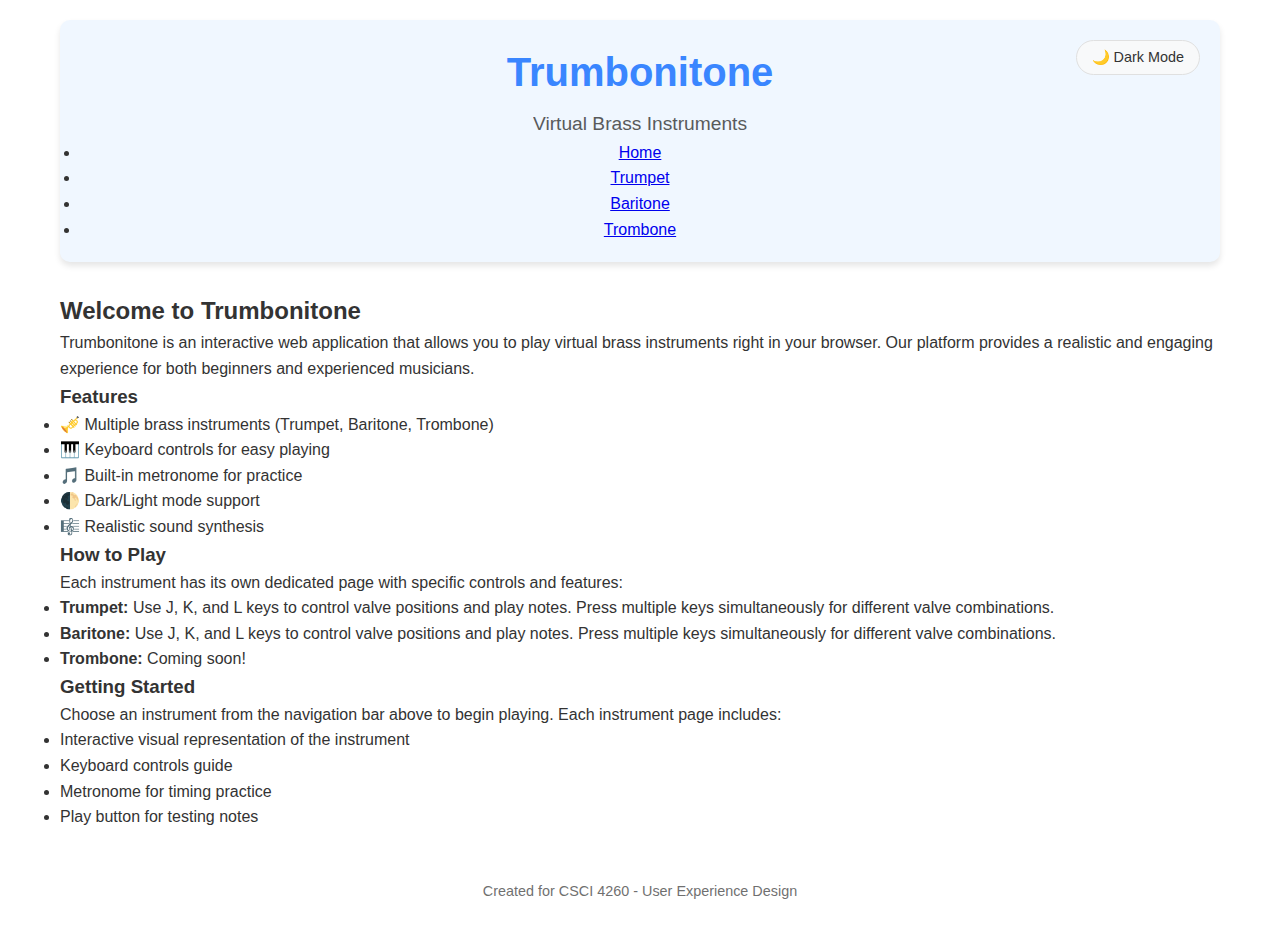
<file: index.html>
<!DOCTYPE html>
<html lang="en">
  <head>
    <meta charset="UTF-8" />
    <meta name="viewport" content="width=device-width, initial-scale=1.0" />
    <title>Trumbonitone - Home</title>
    <link rel="stylesheet" href="styles.css" />
    <link rel="icon" href="./assets/favicon.png">

    <!-- polyfill -->
    <script src="./inc/shim/Base64.js" type="text/javascript"></script>
    <script src="./inc/shim/Base64binary.js" type="text/javascript"></script>
    <script src="./inc/shim/WebAudioAPI.js" type="text/javascript"></script>
    <!-- midi.js package -->
    <script src="./js/midi/audioDetect.js" type="text/javascript"></script>
    <script src="./js/midi/gm.js" type="text/javascript"></script>
    <script src="./js/midi/loader.js" type="text/javascript"></script>
    <script src="./js/midi/plugin.audiotag.js" type="text/javascript"></script>
    <script src="./js/midi/plugin.webaudio.js" type="text/javascript"></script>
    <script src="./js/midi/plugin.webmidi.js" type="text/javascript"></script>
    <!-- utils -->
    <script src="./js/util/dom_request_xhr.js" type="text/javascript"></script>
    <script
      src="./js/util/dom_request_script.js"
      type="text/javascript"
    ></script>
  </head>
  <body>
    <div class="app-container">
      <header>
        <h1>Trumbonitone</h1>
        <p>Virtual Brass Instruments</p>
        <nav class="main-nav">
          <ul>
            <li><a href="index.html" class="active">Home</a></li>
            <li><a href="trumpet.html">Trumpet</a></li>
            <li><a href="baritone.html">Baritone</a></li>
            <li><a href="trombone.html">Trombone</a></li>
          </ul>
        </nav>
        <button id="theme-toggle" onclick="toggleTheme()">🌙 Dark Mode</button>
      </header>

      <main>
        <div class="about-section">
          <h2>Welcome to Trumbonitone</h2>
          <p>
            Trumbonitone is an interactive web application that allows you to
            play virtual brass instruments right in your browser. Our platform
            provides a realistic and engaging experience for both beginners and
            experienced musicians.
          </p>

          <h3>Features</h3>
          <ul class="features-list">
            <li>🎺 Multiple brass instruments (Trumpet, Baritone, Trombone)</li>
            <li>🎹 Keyboard controls for easy playing</li>
            <li>🎵 Built-in metronome for practice</li>
            <li>🌓 Dark/Light mode support</li>
            <li>🎼 Realistic sound synthesis</li>
          </ul>

          <h3>How to Play</h3>
          <p>
            Each instrument has its own dedicated page with specific controls
            and features:
          </p>
          <ul class="features-list">
            <li>
              <strong>Trumpet:</strong> Use J, K, and L keys to control valve
              positions and play notes. Press multiple keys simultaneously for
              different valve combinations.
            </li>
            <li>
              <strong>Baritone:</strong> Use J, K, and L keys to control valve
              positions and play notes. Press multiple keys simultaneously for
              different valve combinations.
            </li>
            <li><strong>Trombone:</strong> Coming soon!</li>
          </ul>

          <h3>Getting Started</h3>
          <p>
            Choose an instrument from the navigation bar above to begin playing.
            Each instrument page includes:
          </p>
          <ul class="features-list">
            <li>Interactive visual representation of the instrument</li>
            <li>Keyboard controls guide</li>
            <li>Metronome for timing practice</li>
            <li>Play button for testing notes</li>
          </ul>
        </div>
      </main>

      <footer>
        <p>Created for CSCI 4260 - User Experience Design</p>
      </footer>
    </div>

    <script>
      // Theme handling
      function toggleTheme() {
        const html = document.documentElement;
        const currentTheme = html.getAttribute("data-theme");
        const newTheme = currentTheme === "dark" ? "light" : "dark";
        html.setAttribute("data-theme", newTheme);

        const themeButton = document.getElementById("theme-toggle");
        themeButton.textContent =
          newTheme === "dark" ? "☀️ Light Mode" : "🌙 Dark Mode";

        // Save preference
        localStorage.setItem("theme", newTheme);
      }

      // Load saved theme preference
      window.addEventListener("load", () => {
        const savedTheme = localStorage.getItem("theme") || "light";
        document.documentElement.setAttribute("data-theme", savedTheme);
        const themeButton = document.getElementById("theme-toggle");
        themeButton.textContent =
          savedTheme === "dark" ? "☀️ Light Mode" : "🌙 Dark Mode";
      });
    </script>
  </body>
</html>
</file>
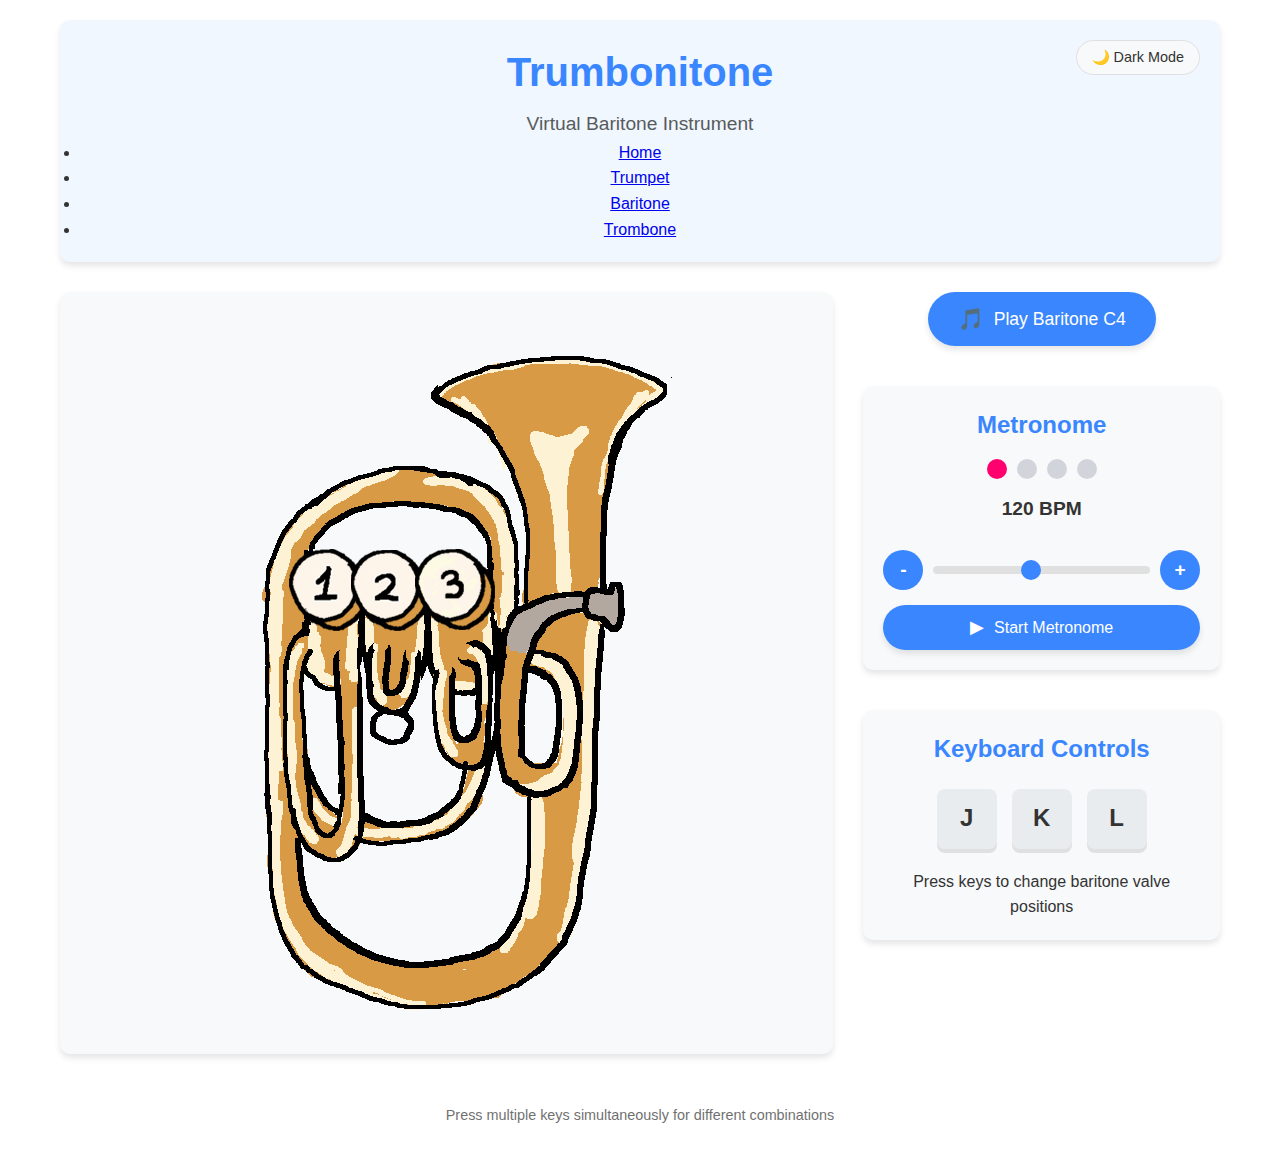
<file: baritone.html>
<!DOCTYPE html>
<html lang="en">
  <head>
    <meta charset="UTF-8" />
    <meta name="viewport" content="width=device-width, initial-scale=1.0" />
    <title>Trumbonitone - Baritone</title>
    <link rel="stylesheet" href="styles.css" />
    <link rel="icon" href="./assets/favicon.png">

    <!-- polyfill -->
    <script src="./inc/shim/Base64.js" type="text/javascript"></script>
    <script src="./inc/shim/Base64binary.js" type="text/javascript"></script>
    <script src="./inc/shim/WebAudioAPI.js" type="text/javascript"></script>
    <!-- midi.js package -->
    <script src="./js/midi/audioDetect.js" type="text/javascript"></script>
    <script src="./js/midi/gm.js" type="text/javascript"></script>
    <script src="./js/midi/loader.js" type="text/javascript"></script>
    <script src="./js/midi/plugin.audiotag.js" type="text/javascript"></script>
    <script src="./js/midi/plugin.webaudio.js" type="text/javascript"></script>
    <script src="./js/midi/plugin.webmidi.js" type="text/javascript"></script>
    <!-- utils -->
    <script src="./js/util/dom_request_xhr.js" type="text/javascript"></script>
    <script
      src="./js/util/dom_request_script.js"
      type="text/javascript"
    ></script>
  </head>
  <body>
    <div class="app-container">
      <header>
        <h1>Trumbonitone</h1>
        <p>Virtual Baritone Instrument</p>
        <nav class="main-nav">
          <ul>
            <li><a href="index.html">Home</a></li>
            <li><a href="trumpet.html">Trumpet</a></li>
            <li><a href="baritone.html" class="active">Baritone</a></li>
            <li><a href="trombone.html">Trombone</a></li>
          </ul>
        </nav>
        <button id="theme-toggle" onclick="toggleTheme()">🌙 Dark Mode</button>
      </header>

      <main>
        <div class="instrument-container">
          <div id="baritone-display"></div>
        </div>

        <div class="controls-section">
          <div class="play-controls">
            <button class="play-button" onclick="playBaritone()">
              <span class="icon">🎵</span>
              <span>Play Baritone C4</span>
            </button>
          </div>

          <!-- Metronome Section -->
          <div class="metronome-container">
            <h2>Metronome</h2>
            <div class="metronome-display">
              <div class="beat-indicator">
                <div class="beat beat-1 active"></div>
                <div class="beat beat-2"></div>
                <div class="beat beat-3"></div>
                <div class="beat beat-4"></div>
              </div>
              <div class="tempo-display">
                <span id="bpm-value">120</span> BPM
              </div>
            </div>
            <div class="metronome-controls">
              <button id="tempo-down" onclick="changeTempo(-5)">-</button>
              <input
                type="range"
                id="tempo-slider"
                min="40"
                max="220"
                value="120"
                oninput="updateTempo(this.value)"
              />
              <button id="tempo-up" onclick="changeTempo(5)">+</button>
            </div>
            <button
              id="metronome-toggle"
              class="metronome-button"
              onclick="toggleMetronome()"
            >
              <span class="icon">▶</span>
              <span>Start Metronome</span>
            </button>
          </div>

          <div class="keyboard-guide">
            <h2>Keyboard Controls</h2>
            <div class="key-container">
              <div class="key" data-key="j">J</div>
              <div class="key" data-key="k">K</div>
              <div class="key" data-key="l">L</div>
            </div>
            <p>Press keys to change baritone valve positions</p>
          </div>
        </div>
      </main>

      <footer>
        <p>Press multiple keys simultaneously for different combinations</p>
      </footer>
    </div>

    <script>
      // Theme handling
      function toggleTheme() {
        const html = document.documentElement;
        const currentTheme = html.getAttribute("data-theme");
        const newTheme = currentTheme === "dark" ? "light" : "dark";
        html.setAttribute("data-theme", newTheme);

        const themeButton = document.getElementById("theme-toggle");
        themeButton.textContent =
          newTheme === "dark" ? "☀️ Light Mode" : "🌙 Dark Mode";

        // Save preference
        localStorage.setItem("theme", newTheme);
      }

      // Load saved theme preference
      window.addEventListener("load", () => {
        const savedTheme = localStorage.getItem("theme") || "light";
        document.documentElement.setAttribute("data-theme", savedTheme);
        const themeButton = document.getElementById("theme-toggle");
        themeButton.textContent =
          savedTheme === "dark" ? "☀️ Light Mode" : "🌙 Dark Mode";
      });

      window.onload = function () {
        MIDI.loadPlugin({
          soundfontUrl:
            "https://gleitz.github.io/midi-js-soundfonts/FluidR3_GM/",
          instruments: ["trombone", "woodblock"],
          onsuccess: function () {
            MIDI.programChange(0, MIDI.GM.byName["trombone"].number);
            MIDI.programChange(1, MIDI.GM.byName["woodblock"].number);
            midiReady = true;
            document.querySelector(".play-button").classList.add("ready");
            console.log("MIDI initialized successfully");
          },
          onerror: function (err) {
            console.error("MIDI initialization failed:", err);
          },
        });
      };

      function playBaritone() {
        if (!midiReady) {
          console.warn("MIDI not ready yet!");
          return;
        }
        const note = 60; // C4
        const velocity = 127;
        const delay = 0;
        const duration = 0.75;

        MIDI.noteOn(0, note, velocity, delay);
        MIDI.noteOff(0, note, delay + duration);

        // Visual feedback
        document.querySelector(".play-button").classList.add("playing");
        setTimeout(() => {
          document.querySelector(".play-button").classList.remove("playing");
        }, duration * 1000);
      }

      let midiReady = false;
      let lastNote = null;
      let lastNoteTime = 0;

      function playNote(note) {
        if (!midiReady) {
          console.warn("MIDI not ready yet!");
          return;
        }

        const now = Date.now();
        // Only play a new note if it's different or if enough time has passed
        if (note !== lastNote || now - lastNoteTime > 100) {
          if (lastNote !== null) {
            MIDI.noteOff(0, lastNote, 0);
          }
          MIDI.noteOn(0, note, 127, 0);
          lastNote = note;
          lastNoteTime = now;
          console.log("Playing note:", note);
        }
      }

      const keysPressed = {};

      const baritoneDisplay = document.getElementById("baritone-display");

      const img_strt = new Image();
      img_strt.src = "./assets/baritone/Baritone.png";
      img_strt.alt = "Baritone with no valves pressed";
      img_strt.className = "baritone-image";

      const img_j = new Image();
      img_j.src = "./assets/baritone/Baritone_J.png";
      img_j.alt = "Baritone with J valve pressed";
      img_j.className = "baritone-image";
      img_j.style.display = "none";

      const img_k = new Image();
      img_k.src = "./assets/baritone/Baritone_K.png";
      img_k.alt = "Baritone with K valve pressed";
      img_k.className = "baritone-image";
      img_k.style.display = "none";

      const img_l = new Image();
      img_l.src = "./assets/baritone/Baritone_L.png";
      img_l.alt = "Baritone with L valve pressed";
      img_l.className = "baritone-image";
      img_l.style.display = "none";

      const img_jk = new Image();
      img_jk.src = "./assets/baritone/Baritone_JK.png";
      img_jk.alt = "Baritone with J and K valves pressed";
      img_jk.className = "baritone-image";
      img_jk.style.display = "none";

      const img_jl = new Image();
      img_jl.src = "./assets/baritone/Baritone_JL.png";
      img_jl.alt = "Baritone with J and L valves pressed";
      img_jl.className = "baritone-image";
      img_jl.style.display = "none";

      const img_kl = new Image();
      img_kl.src = "./assets/baritone/Baritone_KL.png";
      img_kl.alt = "Baritone with K and L valves pressed";
      img_kl.className = "baritone-image";
      img_kl.style.display = "none";

      const img_jkl = new Image();
      img_jkl.src = "./assets/baritone/Baritone_JKL.png";
      img_jkl.alt = "Baritone with all valves pressed";
      img_jkl.className = "baritone-image";
      img_jkl.style.display = "none";

      img_strt.onload = () => baritoneDisplay.appendChild(img_strt);
      img_j.onload = () => baritoneDisplay.appendChild(img_j);
      img_k.onload = () => baritoneDisplay.appendChild(img_k);
      img_l.onload = () => baritoneDisplay.appendChild(img_l);
      img_jk.onload = () => baritoneDisplay.appendChild(img_jk);
      img_jl.onload = () => baritoneDisplay.appendChild(img_jl);
      img_kl.onload = () => baritoneDisplay.appendChild(img_kl);
      img_jkl.onload = () => baritoneDisplay.appendChild(img_jkl);

      function updateDisplay() {
        if (isNone()) {
          img_strt.style.display = "block";
          img_j.style.display = "none";
          img_k.style.display = "none";
          img_l.style.display = "none";
          img_jk.style.display = "none";
          img_jl.style.display = "none";
          img_kl.style.display = "none";
          img_jkl.style.display = "none";
        } else if (isJ()) {
          img_strt.style.display = "none";
          img_j.style.display = "block";
          img_k.style.display = "none";
          img_l.style.display = "none";
          img_jk.style.display = "none";
          img_jl.style.display = "none";
          img_kl.style.display = "none";
          img_jkl.style.display = "none";
        } else if (isK()) {
          img_strt.style.display = "none";
          img_j.style.display = "none";
          img_k.style.display = "block";
          img_l.style.display = "none";
          img_jk.style.display = "none";
          img_jl.style.display = "none";
          img_kl.style.display = "none";
          img_jkl.style.display = "none";
        } else if (isL()) {
          img_strt.style.display = "none";
          img_j.style.display = "none";
          img_k.style.display = "none";
          img_l.style.display = "block";
          img_jk.style.display = "none";
          img_jl.style.display = "none";
          img_kl.style.display = "none";
          img_jkl.style.display = "none";
        } else if (isJK()) {
          img_strt.style.display = "none";
          img_j.style.display = "none";
          img_k.style.display = "none";
          img_l.style.display = "none";
          img_jk.style.display = "block";
          img_jl.style.display = "none";
          img_kl.style.display = "none";
          img_jkl.style.display = "none";
        } else if (isJL()) {
          img_strt.style.display = "none";
          img_j.style.display = "none";
          img_k.style.display = "none";
          img_l.style.display = "none";
          img_jk.style.display = "none";
          img_jl.style.display = "block";
          img_kl.style.display = "none";
          img_jkl.style.display = "none";
        } else if (isKL()) {
          img_strt.style.display = "none";
          img_j.style.display = "none";
          img_k.style.display = "none";
          img_l.style.display = "none";
          img_jk.style.display = "none";
          img_jl.style.display = "none";
          img_kl.style.display = "block";
          img_jkl.style.display = "none";
        } else if (isJKL()) {
          img_strt.style.display = "none";
          img_j.style.display = "none";
          img_k.style.display = "none";
          img_l.style.display = "none";
          img_jk.style.display = "none";
          img_jl.style.display = "none";
          img_kl.style.display = "none";
          img_jkl.style.display = "block";
        }

        requestAnimationFrame(updateDisplay);
      }

      document.addEventListener("keydown", (e) => {
        const key = e.key.toLowerCase();
        if (key === "j" || key === "k" || key === "l") {
          keysPressed[key] = true;
          document
            .querySelector(`.key[data-key="${key}"]`)
            .classList.add("active");

          // Play the appropriate note based on key combination
          if (isNone()) {
            playNote(60); // C4 - No valves
          } else if (isJ()) {
            playNote(58); // Bb3 - First valve
          } else if (isK()) {
            playNote(57); // A3 - Second valve
          } else if (isL()) {
            playNote(55); // G3 - Third valve
          } else if (isJK()) {
            playNote(53); // F3 - First and second valves
          } else if (isJL()) {
            playNote(52); // E3 - First and third valves
          } else if (isKL()) {
            playNote(50); // D3 - Second and third valves
          } else if (isJKL()) {
            playNote(48); // C3 - All valves
          }
        }
      });

      document.addEventListener("keyup", (e) => {
        const key = e.key.toLowerCase();
        if (key === "j" || key === "k" || key === "l") {
          keysPressed[key] = false;
          document
            .querySelector(`.key[data-key="${key}"]`)
            .classList.remove("active");
          // Stop the note when all keys are released
          if (isNone() && lastNote !== null) {
            MIDI.noteOff(0, lastNote, 0);
            lastNote = null;
          }
        }
      });

      requestAnimationFrame(updateDisplay);

      function isNone() {
        return Object.values(keysPressed).every((value) => value === false);
      }

      function isJ() {
        return keysPressed["j"] && !keysPressed["k"] && !keysPressed["l"];
      }

      function isK() {
        return !keysPressed["j"] && keysPressed["k"] && !keysPressed["l"];
      }

      function isL() {
        return !keysPressed["j"] && !keysPressed["k"] && keysPressed["l"];
      }

      function isJK() {
        return keysPressed["j"] && keysPressed["k"] && !keysPressed["l"];
      }

      function isJL() {
        return keysPressed["j"] && !keysPressed["k"] && keysPressed["l"];
      }

      function isKL() {
        return !keysPressed["j"] && keysPressed["k"] && keysPressed["l"];
      }

      function isJKL() {
        return keysPressed["j"] && keysPressed["k"] && keysPressed["l"];
      }

      // Metronome functionality
      let metronomeActive = false;
      let tempo = 120; // BPM
      let metronomeInterval;
      let currentBeat = 0;
      const beatsPerMeasure = 4;

      function updateTempo(value) {
        tempo = parseInt(value);
        document.getElementById("bpm-value").textContent = tempo;

        // If metronome is running, restart it with new tempo
        if (metronomeActive) {
          clearInterval(metronomeInterval);
          startMetronome();
        }
      }

      function changeTempo(change) {
        const slider = document.getElementById("tempo-slider");
        const newTempo = parseInt(slider.value) + change;

        // Keep tempo within bounds
        if (
          newTempo >= parseInt(slider.min) &&
          newTempo <= parseInt(slider.max)
        ) {
          slider.value = newTempo;
          updateTempo(newTempo);
        }
      }

      function toggleMetronome() {
        metronomeActive = !metronomeActive;
        const button = document.getElementById("metronome-toggle");

        if (metronomeActive) {
          button.innerHTML =
            '<span class="icon">■</span><span>Stop Metronome</span>';
          button.classList.add("active");
          startMetronome();
        } else {
          button.innerHTML =
            '<span class="icon">▶</span><span>Start Metronome</span>';
          button.classList.remove("active");
          clearInterval(metronomeInterval);
          resetBeatIndicators();
        }
      }

      function startMetronome() {
        const intervalMs = 60000 / tempo; // Convert BPM to milliseconds

        // Reset beat counter
        currentBeat = 0;

        // Start the interval
        metronomeInterval = setInterval(() => {
          playMetronomeTick(currentBeat === 0); // Accent first beat
          updateBeatIndicator();
          currentBeat = (currentBeat + 1) % beatsPerMeasure;
        }, intervalMs);
      }

      function playMetronomeTick(isAccent) {
        if (!midiReady) return;

        // Use MIDI to play woodblock sound
        const note = isAccent ? 76 : 77; // High/low woodblock
        const velocity = isAccent ? 100 : 80;
        const delay = 0;
        const duration = 0.05;

        MIDI.noteOn(1, note, velocity, delay);
        MIDI.noteOff(1, note, delay + duration);
      }

      function updateBeatIndicator() {
        // Reset all beat indicators
        resetBeatIndicators();

        // Highlight current beat
        const currentBeatEl = document.querySelector(
          `.beat-${currentBeat + 1}`
        );
        if (currentBeatEl) {
          currentBeatEl.classList.add("active");
          currentBeatEl.classList.add("pulse");

          // Remove pulse animation after it completes
          setTimeout(() => {
            currentBeatEl.classList.remove("pulse");
          }, 150);
        }
      }

      function resetBeatIndicators() {
        const beats = document.querySelectorAll(".beat");
        beats.forEach((beat) => {
          beat.classList.remove("active");
          beat.classList.remove("pulse");
        });
      }
    </script>
  </body>
</html>
</file>
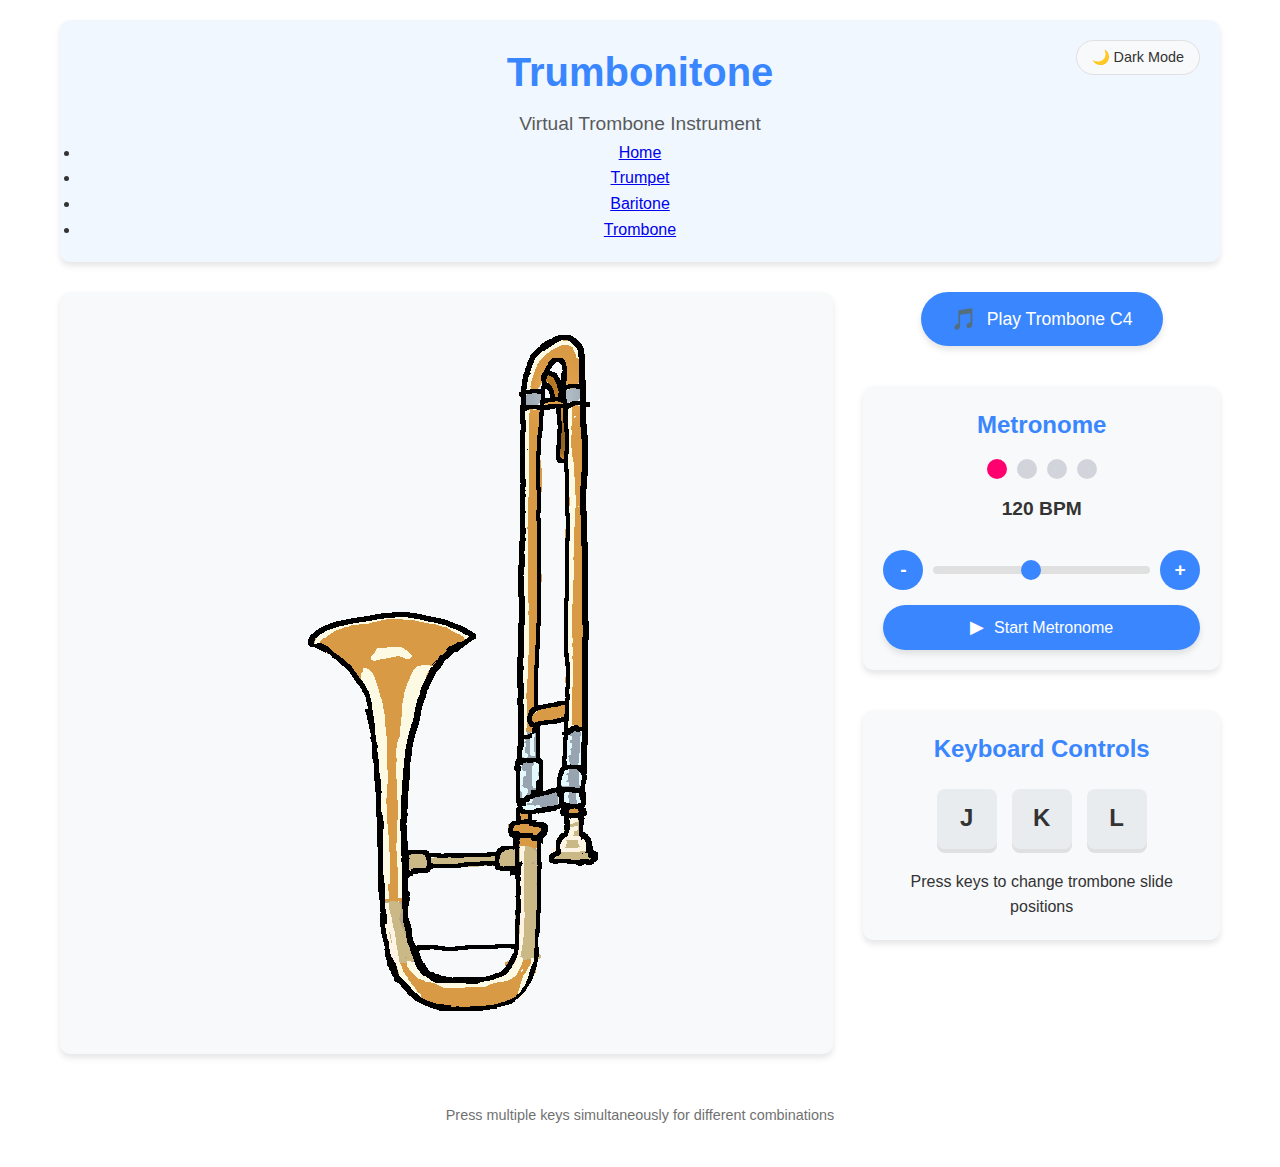
<file: trombone.html>
<!DOCTYPE html>
<html lang="en">
  <head>
    <meta charset="UTF-8" />
    <meta name="viewport" content="width=device-width, initial-scale=1.0" />
    <title>Trumbonitone - Trombone</title>
    <link rel="stylesheet" href="styles.css" />
    <link rel="icon" href="./assets/favicon.png">

    <!-- polyfill -->
    <script src="./inc/shim/Base64.js" type="text/javascript"></script>
    <script src="./inc/shim/Base64binary.js" type="text/javascript"></script>
    <script src="./inc/shim/WebAudioAPI.js" type="text/javascript"></script>
    <!-- midi.js package -->
    <script src="./js/midi/audioDetect.js" type="text/javascript"></script>
    <script src="./js/midi/gm.js" type="text/javascript"></script>
    <script src="./js/midi/loader.js" type="text/javascript"></script>
    <script src="./js/midi/plugin.audiotag.js" type="text/javascript"></script>
    <script src="./js/midi/plugin.webaudio.js" type="text/javascript"></script>
    <script src="./js/midi/plugin.webmidi.js" type="text/javascript"></script>
    <!-- utils -->
    <script src="./js/util/dom_request_xhr.js" type="text/javascript"></script>
    <script
      src="./js/util/dom_request_script.js"
      type="text/javascript"
    ></script>
  </head>
  <body>
    <div class="app-container">
      <header>
        <h1>Trumbonitone</h1>
        <p>Virtual Trombone Instrument</p>
        <nav class="main-nav">
          <ul>
            <li><a href="index.html">Home</a></li>
            <li><a href="trumpet.html">Trumpet</a></li>
            <li><a href="baritone.html">Baritone</a></li>
            <li><a href="trombone.html" class="active">Trombone</a></li>
          </ul>
        </nav>
        <button id="theme-toggle" onclick="toggleTheme()">🌙 Dark Mode</button>
      </header>

      <main>
        <div class="instrument-container">
          <div id="trombone-display"></div>
        </div>

        <div class="controls-section">
          <div class="play-controls">
            <button class="play-button" onclick="playTrombone()">
              <span class="icon">🎵</span>
              <span>Play Trombone C4</span>
            </button>
          </div>

          <!-- Metronome Section -->
          <div class="metronome-container">
            <h2>Metronome</h2>
            <div class="metronome-display">
              <div class="beat-indicator">
                <div class="beat beat-1 active"></div>
                <div class="beat beat-2"></div>
                <div class="beat beat-3"></div>
                <div class="beat beat-4"></div>
              </div>
              <div class="tempo-display">
                <span id="bpm-value">120</span> BPM
              </div>
            </div>
            <div class="metronome-controls">
              <button id="tempo-down" onclick="changeTempo(-5)">-</button>
              <input
                type="range"
                id="tempo-slider"
                min="40"
                max="220"
                value="120"
                oninput="updateTempo(this.value)"
              />
              <button id="tempo-up" onclick="changeTempo(5)">+</button>
            </div>
            <button
              id="metronome-toggle"
              class="metronome-button"
              onclick="toggleMetronome()"
            >
              <span class="icon">▶</span>
              <span>Start Metronome</span>
            </button>
          </div>

          <div class="keyboard-guide">
            <h2>Keyboard Controls</h2>
            <div class="key-container">
              <div class="key" data-key="j">J</div>
              <div class="key" data-key="k">K</div>
              <div class="key" data-key="l">L</div>
            </div>
            <p>Press keys to change trombone slide positions</p>
          </div>
        </div>
      </main>

      <footer>
        <p>Press multiple keys simultaneously for different combinations</p>
      </footer>
    </div>

    <script>
      // Theme handling
      function toggleTheme() {
        const html = document.documentElement;
        const currentTheme = html.getAttribute("data-theme");
        const newTheme = currentTheme === "dark" ? "light" : "dark";
        html.setAttribute("data-theme", newTheme);

        const themeButton = document.getElementById("theme-toggle");
        themeButton.textContent =
          newTheme === "dark" ? "☀️ Light Mode" : "🌙 Dark Mode";

        // Save preference
        localStorage.setItem("theme", newTheme);
      }

      // Load saved theme preference
      window.addEventListener("load", () => {
        const savedTheme = localStorage.getItem("theme") || "light";
        document.documentElement.setAttribute("data-theme", savedTheme);
        const themeButton = document.getElementById("theme-toggle");
        themeButton.textContent =
          savedTheme === "dark" ? "☀️ Light Mode" : "🌙 Dark Mode";
      });

      window.onload = function () {
        MIDI.loadPlugin({
          soundfontUrl:
            "https://gleitz.github.io/midi-js-soundfonts/FluidR3_GM/",
          instruments: ["trombone"],
          onsuccess: function () {
            MIDI.programChange(0, MIDI.GM.byName["trombone"].number);
            midiReady = true;
            document.querySelector(".play-button").classList.add("ready");
          },
        });
      };

      function playTrombone() {
        if (!midiReady) {
          console.warn("MIDI not ready yet!");
          return;
        }
        const note = 60; // C4
        const velocity = 127;
        const delay = 0;
        const duration = 0.75;

        MIDI.noteOn(0, note, velocity, delay);
        MIDI.noteOff(0, note, delay + duration);

        // Visual feedback
        document.querySelector(".play-button").classList.add("playing");
        setTimeout(() => {
          document.querySelector(".play-button").classList.remove("playing");
        }, duration * 1000);
      }

      let midiReady = false;
      const keysPressed = {};
      const tromboneDisplay = document.getElementById("trombone-display");

      const img_strt = new Image();
      img_strt.src = "./assets/trombone/Trombone.png";
      img_strt.alt = "Trombone in first position";
      img_strt.className = "trombone-image";

      img_strt.onload = () => tromboneDisplay.appendChild(img_strt);

      document.addEventListener("keydown", (e) => {
        const key = e.key.toLowerCase();
        if (key === "j" || key === "k" || key === "l") {
          keysPressed[key] = true;
          document
            .querySelector(`.key[data-key="${key}"]`)
            .classList.add("active");
        }
      });

      document.addEventListener("keyup", (e) => {
        const key = e.key.toLowerCase();
        if (key === "j" || key === "k" || key === "l") {
          keysPressed[key] = false;
          document
            .querySelector(`.key[data-key="${key}"]`)
            .classList.remove("active");
        }
      });

      function updateDisplay() {
        if (isNone()) {
          img_strt.style.display = "block";
        }

        requestAnimationFrame(updateDisplay);
      }

      requestAnimationFrame(updateDisplay);

      function isNone() {
        return Object.values(keysPressed).every((value) => value === false);
      }

      // Metronome functionality
      let metronomeActive = false;
      let tempo = 120; // BPM
      let metronomeInterval;
      let currentBeat = 0;
      const beatsPerMeasure = 4;

      function updateTempo(value) {
        tempo = parseInt(value);
        document.getElementById("bpm-value").textContent = tempo;

        // If metronome is running, restart it with new tempo
        if (metronomeActive) {
          clearInterval(metronomeInterval);
          startMetronome();
        }
      }

      function changeTempo(change) {
        const slider = document.getElementById("tempo-slider");
        const newTempo = parseInt(slider.value) + change;

        // Keep tempo within bounds
        if (
          newTempo >= parseInt(slider.min) &&
          newTempo <= parseInt(slider.max)
        ) {
          slider.value = newTempo;
          updateTempo(newTempo);
        }
      }

      function toggleMetronome() {
        metronomeActive = !metronomeActive;
        const button = document.getElementById("metronome-toggle");

        if (metronomeActive) {
          button.innerHTML =
            '<span class="icon">■</span><span>Stop Metronome</span>';
          button.classList.add("active");
          startMetronome();
        } else {
          button.innerHTML =
            '<span class="icon">▶</span><span>Start Metronome</span>';
          button.classList.remove("active");
          clearInterval(metronomeInterval);
          resetBeatIndicators();
        }
      }

      function startMetronome() {
        const intervalMs = 60000 / tempo; // Convert BPM to milliseconds

        // Reset beat counter
        currentBeat = 0;

        // Start the interval
        metronomeInterval = setInterval(() => {
          playMetronomeTick(currentBeat === 0); // Accent first beat
          updateBeatIndicator();
          currentBeat = (currentBeat + 1) % beatsPerMeasure;
        }, intervalMs);
      }

      function playMetronomeTick(isAccent) {
        if (!midiReady) return;

        // Use MIDI to play woodblock sound
        const note = isAccent ? 76 : 77; // High/low woodblock
        const velocity = isAccent ? 100 : 80;
        const delay = 0;
        const duration = 0.05;

        MIDI.noteOn(1, note, velocity, delay);
        MIDI.noteOff(1, note, delay + duration);
      }

      function updateBeatIndicator() {
        // Reset all beat indicators
        resetBeatIndicators();

        // Highlight current beat
        const currentBeatEl = document.querySelector(
          `.beat-${currentBeat + 1}`
        );
        if (currentBeatEl) {
          currentBeatEl.classList.add("active");
          currentBeatEl.classList.add("pulse");

          // Remove pulse animation after it completes
          setTimeout(() => {
            currentBeatEl.classList.remove("pulse");
          }, 150);
        }
      }

      function resetBeatIndicators() {
        const beats = document.querySelectorAll(".beat");
        beats.forEach((beat) => {
          beat.classList.remove("active");
          beat.classList.remove("pulse");
        });
      }
    </script>
  </body>
</html>
</file>
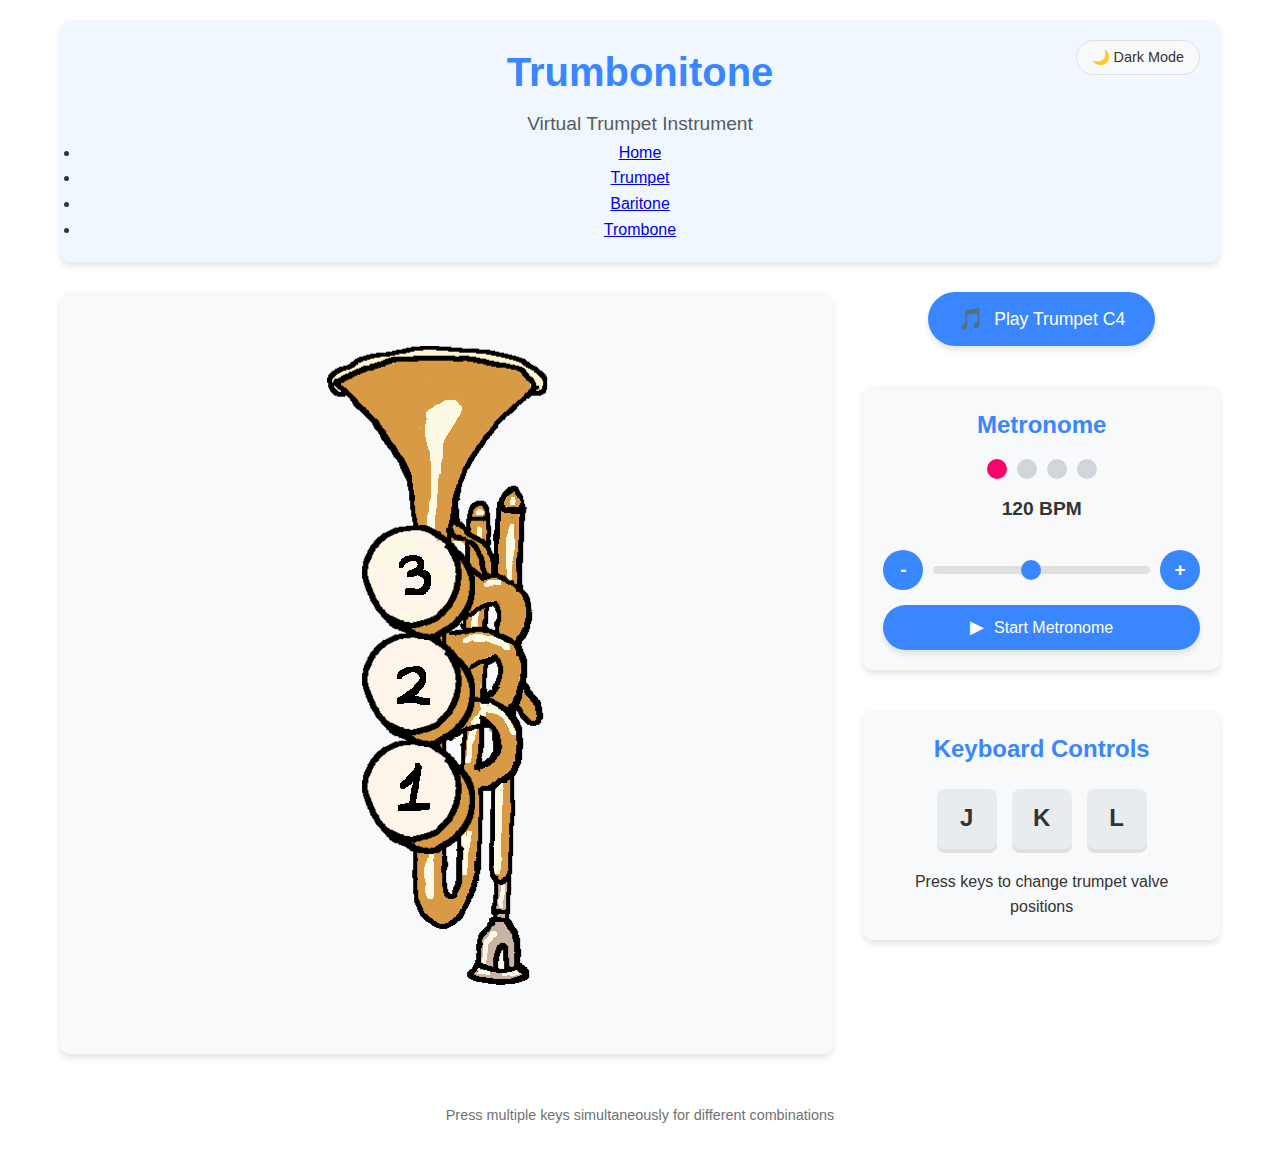
<file: trumpet.html>
<!DOCTYPE html>
<html lang="en">
  <head>
    <meta charset="UTF-8" />
    <meta name="viewport" content="width=device-width, initial-scale=1.0" />
    <title>Trumbonitone</title>
    <link rel="stylesheet" href="styles.css" />
    <link rel="icon" href="./assets/favicon.png">

    <!-- polyfill -->
    <script src="./inc/shim/Base64.js" type="text/javascript"></script>
    <script src="./inc/shim/Base64binary.js" type="text/javascript"></script>
    <script src="./inc/shim/WebAudioAPI.js" type="text/javascript"></script>
    <!-- midi.js package -->
    <script src="./js/midi/audioDetect.js" type="text/javascript"></script>
    <script src="./js/midi/gm.js" type="text/javascript"></script>
    <script src="./js/midi/loader.js" type="text/javascript"></script>
    <script src="./js/midi/plugin.audiotag.js" type="text/javascript"></script>
    <script src="./js/midi/plugin.webaudio.js" type="text/javascript"></script>
    <script src="./js/midi/plugin.webmidi.js" type="text/javascript"></script>
    <!-- utils -->
    <script src="./js/util/dom_request_xhr.js" type="text/javascript"></script>
    <script
      src="./js/util/dom_request_script.js"
      type="text/javascript"
    ></script>
  </head>
  <body>
    <div class="app-container">
      <header>
        <h1>Trumbonitone</h1>
        <p>Virtual Trumpet Instrument</p>
        <nav class="main-nav">
          <ul>
            <li><a href="index.html">Home</a></li>
            <li><a href="trumpet.html" class="active">Trumpet</a></li>
            <li><a href="baritone.html">Baritone</a></li>
            <li><a href="trombone.html">Trombone</a></li>
          </ul>
        </nav>
        <button id="theme-toggle" onclick="toggleTheme()">🌙 Dark Mode</button>
      </header>

      <main>
        <div class="instrument-container">
          <div id="trumpet-display"></div>
        </div>

        <div class="controls-section">
          <div class="play-controls">
            <button class="play-button" onclick="playTrumpet()">
              <span class="icon">🎵</span>
              <span>Play Trumpet C4</span>
            </button>
          </div>

          <!-- Metronome Section -->
          <div class="metronome-container">
            <h2>Metronome</h2>
            <div class="metronome-display">
              <div class="beat-indicator">
                <div class="beat beat-1 active"></div>
                <div class="beat beat-2"></div>
                <div class="beat beat-3"></div>
                <div class="beat beat-4"></div>
              </div>
              <div class="tempo-display">
                <span id="bpm-value">120</span> BPM
              </div>
            </div>
            <div class="metronome-controls">
              <button id="tempo-down" onclick="changeTempo(-5)">-</button>
              <input
                type="range"
                id="tempo-slider"
                min="40"
                max="220"
                value="120"
                oninput="updateTempo(this.value)"
              />
              <button id="tempo-up" onclick="changeTempo(5)">+</button>
            </div>
            <button
              id="metronome-toggle"
              class="metronome-button"
              onclick="toggleMetronome()"
            >
              <span class="icon">▶</span>
              <span>Start Metronome</span>
            </button>
          </div>

          <div class="keyboard-guide">
            <h2>Keyboard Controls</h2>
            <div class="key-container">
              <div class="key" data-key="j">J</div>
              <div class="key" data-key="k">K</div>
              <div class="key" data-key="l">L</div>
            </div>
            <p>Press keys to change trumpet valve positions</p>
          </div>
        </div>
      </main>

      <footer>
        <p>Press multiple keys simultaneously for different combinations</p>
      </footer>
    </div>

    <script>
      // Theme handling
      function toggleTheme() {
        const html = document.documentElement;
        const currentTheme = html.getAttribute("data-theme");
        const newTheme = currentTheme === "dark" ? "light" : "dark";
        html.setAttribute("data-theme", newTheme);

        const themeButton = document.getElementById("theme-toggle");
        themeButton.textContent =
          newTheme === "dark" ? "☀️ Light Mode" : "🌙 Dark Mode";

        // Save preference
        localStorage.setItem("theme", newTheme);
      }

      // Load saved theme preference
      window.addEventListener("load", () => {
        const savedTheme = localStorage.getItem("theme") || "light";
        document.documentElement.setAttribute("data-theme", savedTheme);
        const themeButton = document.getElementById("theme-toggle");
        themeButton.textContent =
          savedTheme === "dark" ? "☀️ Light Mode" : "🌙 Dark Mode";
      });

      window.onload = function () {
        MIDI.loadPlugin({
          soundfontUrl:
            "https://gleitz.github.io/midi-js-soundfonts/FluidR3_GM/",
          instruments: ["trumpet", "woodblock"],
          onsuccess: function () {
            MIDI.programChange(0, MIDI.GM.byName["trumpet"].number);
            MIDI.programChange(1, MIDI.GM.byName["woodblock"].number);
            midiReady = true;
            document.querySelector(".play-button").classList.add("ready");
          },
        });
      };

      function playTrumpet() {
        if (!midiReady) {
          console.warn("MIDI not ready yet!");
          return;
        }
        const note = 60; // C4
        const velocity = 127;
        const delay = 0;
        const duration = 0.75;

        MIDI.noteOn(0, note, velocity, delay);
        MIDI.noteOff(0, note, delay + duration);

        // Visual feedback
        document.querySelector(".play-button").classList.add("playing");
        setTimeout(() => {
          document.querySelector(".play-button").classList.remove("playing");
        }, duration * 1000);
      }

      let midiReady = false;

      const keysPressed = {};

      const trumpetDisplay = document.getElementById("trumpet-display");

      const img_strt = new Image();
      img_strt.src = "./assets/trumpet/Trumpet.png";
      img_strt.alt = "Trumpet with no valves pressed";
      img_strt.className = "trumpet-image";

      const img_j = new Image();
      img_j.src = "./assets/trumpet/Trumpet_J.png";
      img_j.alt = "Trumpet with J valve pressed";
      img_j.className = "trumpet-image";
      img_j.style.display = "none";

      const img_k = new Image();
      img_k.src = "./assets/trumpet/Trumpet_K.png";
      img_k.alt = "Trumpet with K valve pressed";
      img_k.className = "trumpet-image";
      img_k.style.display = "none";

      const img_l = new Image();
      img_l.src = "./assets/trumpet/Trumpet_L.png";
      img_l.alt = "Trumpet with L valve pressed";
      img_l.className = "trumpet-image";
      img_l.style.display = "none";

      const img_jk = new Image();
      img_jk.src = "./assets/trumpet/Trumpet_KJ.png";
      img_jk.alt = "Trumpet with J and K valves pressed";
      img_jk.className = "trumpet-image";
      img_jk.style.display = "none";

      const img_jl = new Image();
      img_jl.src = "./assets/trumpet/Trumpet_LJ.png";
      img_jl.alt = "Trumpet with J and L valves pressed";
      img_jl.className = "trumpet-image";
      img_jl.style.display = "none";

      const img_kl = new Image();
      img_kl.src = "./assets/trumpet/Trumpet_KL.png";
      img_kl.alt = "Trumpet with K and L valves pressed";
      img_kl.className = "trumpet-image";
      img_kl.style.display = "none";

      const img_jkl = new Image();
      img_jkl.src = "./assets/trumpet/Trumpet_JKL.png";
      img_jkl.alt = "Trumpet with all valves pressed";
      img_jkl.className = "trumpet-image";
      img_jkl.style.display = "none";

      img_strt.onload = () => trumpetDisplay.appendChild(img_strt);
      img_j.onload = () => trumpetDisplay.appendChild(img_j);
      img_k.onload = () => trumpetDisplay.appendChild(img_k);
      img_l.onload = () => trumpetDisplay.appendChild(img_l);
      img_jk.onload = () => trumpetDisplay.appendChild(img_jk);
      img_jl.onload = () => trumpetDisplay.appendChild(img_jl);
      img_kl.onload = () => trumpetDisplay.appendChild(img_kl);
      img_jkl.onload = () => trumpetDisplay.appendChild(img_jkl);

      function updateDisplay() {
        if (isNone()) {
          img_strt.style.display = "block";
          img_j.style.display = "none";
          img_k.style.display = "none";
          img_l.style.display = "none";
          img_jk.style.display = "none";
          img_jl.style.display = "none";
          img_kl.style.display = "none";
          img_jkl.style.display = "none";
        } else if (isJ()) {
          img_strt.style.display = "none";
          img_j.style.display = "block";
          img_k.style.display = "none";
          img_l.style.display = "none";
          img_jk.style.display = "none";
          img_jl.style.display = "none";
          img_kl.style.display = "none";
          img_jkl.style.display = "none";
        } else if (isK()) {
          img_strt.style.display = "none";
          img_j.style.display = "none";
          img_k.style.display = "block";
          img_l.style.display = "none";
          img_jk.style.display = "none";
          img_jl.style.display = "none";
          img_kl.style.display = "none";
          img_jkl.style.display = "none";
        } else if (isL()) {
          img_strt.style.display = "none";
          img_j.style.display = "none";
          img_k.style.display = "none";
          img_l.style.display = "block";
          img_jk.style.display = "none";
          img_jl.style.display = "none";
          img_kl.style.display = "none";
          img_jkl.style.display = "none";
        } else if (isJK()) {
          img_strt.style.display = "none";
          img_j.style.display = "none";
          img_k.style.display = "none";
          img_l.style.display = "none";
          img_jk.style.display = "block";
          img_jl.style.display = "none";
          img_kl.style.display = "none";
          img_jkl.style.display = "none";
        } else if (isJL()) {
          img_strt.style.display = "none";
          img_j.style.display = "none";
          img_k.style.display = "none";
          img_l.style.display = "none";
          img_jk.style.display = "none";
          img_jl.style.display = "block";
          img_kl.style.display = "none";
          img_jkl.style.display = "none";
        } else if (isKL()) {
          img_strt.style.display = "none";
          img_j.style.display = "none";
          img_k.style.display = "none";
          img_l.style.display = "none";
          img_jk.style.display = "none";
          img_jl.style.display = "none";
          img_kl.style.display = "block";
          img_jkl.style.display = "none";
        } else if (isJKL()) {
          img_strt.style.display = "none";
          img_j.style.display = "none";
          img_k.style.display = "none";
          img_l.style.display = "none";
          img_jk.style.display = "none";
          img_jl.style.display = "none";
          img_kl.style.display = "none";
          img_jkl.style.display = "block";
        }

        requestAnimationFrame(updateDisplay);
      }

      let lastNote = null;
      let lastNoteTime = 0;

      function playNote(note) {
        if (!midiReady) return;

        const now = Date.now();
        // Only play a new note if it's different or if enough time has passed
        if (note !== lastNote || now - lastNoteTime > 100) {
          if (lastNote !== null) {
            MIDI.noteOff(0, lastNote, 0);
          }
          MIDI.noteOn(0, note, 127, 0);
          lastNote = note;
          lastNoteTime = now;
        }
      }

      document.addEventListener("keydown", (e) => {
        const key = e.key.toLowerCase();
        if (key === "j" || key === "k" || key === "l") {
          keysPressed[key] = true;
          document
            .querySelector(`.key[data-key="${key}"]`)
            .classList.add("active");

          // Play the appropriate note based on key combination
          if (isNone()) {
            playNote(60); // C4 - No valves
          } else if (isJ()) {
            playNote(58); // Bb3 - First valve
          } else if (isK()) {
            playNote(57); // A3 - Second valve
          } else if (isL()) {
            playNote(55); // G3 - Third valve
          } else if (isJK()) {
            playNote(53); // F3 - First and second valves
          } else if (isJL()) {
            playNote(52); // E3 - First and third valves
          } else if (isKL()) {
            playNote(50); // D3 - Second and third valves
          } else if (isJKL()) {
            playNote(48); // C3 - All valves
          }
        }
      });

      document.addEventListener("keyup", (e) => {
        const key = e.key.toLowerCase();
        if (key === "j" || key === "k" || key === "l") {
          keysPressed[key] = false;
          document
            .querySelector(`.key[data-key="${key}"]`)
            .classList.remove("active");
          // Stop the note when all keys are released
          if (isNone() && lastNote !== null) {
            MIDI.noteOff(0, lastNote, 0);
            lastNote = null;
          }
        }
      });

      requestAnimationFrame(updateDisplay);

      function isNone() {
        return Object.values(keysPressed).every((value) => value === false);
      }

      function isJ() {
        return keysPressed["j"] && !keysPressed["k"] && !keysPressed["l"];
      }

      function isK() {
        return !keysPressed["j"] && keysPressed["k"] && !keysPressed["l"];
      }

      function isL() {
        return !keysPressed["j"] && !keysPressed["k"] && keysPressed["l"];
      }

      function isJK() {
        return keysPressed["j"] && keysPressed["k"] && !keysPressed["l"];
      }

      function isJL() {
        return keysPressed["j"] && !keysPressed["k"] && keysPressed["l"];
      }

      function isKL() {
        return !keysPressed["j"] && keysPressed["k"] && keysPressed["l"];
      }

      function isJKL() {
        return keysPressed["j"] && keysPressed["k"] && keysPressed["l"];
      }

      // Metronome functionality
      let metronomeActive = false;
      let tempo = 120; // BPM
      let metronomeInterval;
      let currentBeat = 0;
      const beatsPerMeasure = 4;

      function updateTempo(value) {
        tempo = parseInt(value);
        document.getElementById("bpm-value").textContent = tempo;

        // If metronome is running, restart it with new tempo
        if (metronomeActive) {
          clearInterval(metronomeInterval);
          startMetronome();
        }
      }

      function changeTempo(change) {
        const slider = document.getElementById("tempo-slider");
        const newTempo = parseInt(slider.value) + change;

        // Keep tempo within bounds
        if (
          newTempo >= parseInt(slider.min) &&
          newTempo <= parseInt(slider.max)
        ) {
          slider.value = newTempo;
          updateTempo(newTempo);
        }
      }

      function toggleMetronome() {
        metronomeActive = !metronomeActive;
        const button = document.getElementById("metronome-toggle");

        if (metronomeActive) {
          button.innerHTML =
            '<span class="icon">■</span><span>Stop Metronome</span>';
          button.classList.add("active");
          startMetronome();
        } else {
          button.innerHTML =
            '<span class="icon">▶</span><span>Start Metronome</span>';
          button.classList.remove("active");
          clearInterval(metronomeInterval);
          resetBeatIndicators();
        }
      }

      function startMetronome() {
        const intervalMs = 60000 / tempo; // Convert BPM to milliseconds

        // Reset beat counter
        currentBeat = 0;

        // Start the interval
        metronomeInterval = setInterval(() => {
          playMetronomeTick(currentBeat === 0); // Accent first beat
          updateBeatIndicator();
          currentBeat = (currentBeat + 1) % beatsPerMeasure;
        }, intervalMs);
      }

      function playMetronomeTick(isAccent) {
        if (!midiReady) return;

        // Use MIDI to play woodblock sound
        const note = isAccent ? 76 : 77; // High/low woodblock
        const velocity = isAccent ? 100 : 80;
        const delay = 0;
        const duration = 0.05;

        MIDI.noteOn(1, note, velocity, delay);
        MIDI.noteOff(1, note, delay + duration);
      }

      function updateBeatIndicator() {
        // Reset all beat indicators
        resetBeatIndicators();

        // Highlight current beat
        const currentBeatEl = document.querySelector(
          `.beat-${currentBeat + 1}`
        );
        if (currentBeatEl) {
          currentBeatEl.classList.add("active");
          currentBeatEl.classList.add("pulse");

          // Remove pulse animation after it completes
          setTimeout(() => {
            currentBeatEl.classList.remove("pulse");
          }, 150);
        }
      }

      function resetBeatIndicators() {
        const beats = document.querySelectorAll(".beat");
        beats.forEach((beat) => {
          beat.classList.remove("active");
          beat.classList.remove("pulse");
        });
      }
    </script>
  </body>
</html>
</file>
<file: styles.css>
:root {
  --primary-color: #3a86ff;
  --secondary-color: #ff006e;
  --accent-color: #ffbe0b;
  --bg-color: #ffffff;
  --text-color: #333333;
  --card-bg: #f8f9fa;
  --button-bg: #3a86ff;
  --button-text: #ffffff;
  --button-hover: #2563eb;
  --border-color: #e0e0e0;
  --shadow-color: rgba(0, 0, 0, 0.1);
  --header-bg: #f0f7ff;
  --key-bg: #e9ecef;
  --key-active: #3a86ff;
  --key-text: #333333;
  --key-active-text: #ffffff;
  --metronome-accent: #ff006e;
  --metronome-beat: #d1d5db;
  --metronome-active: #3a86ff;
  --slider-bg: #e0e0e0;
  --slider-thumb: #3a86ff;
}

[data-theme="dark"] {
  --primary-color: #4895ef;
  --secondary-color: #ff5d8f;
  --accent-color: #ffd60a;
  --bg-color: #121212;
  --text-color: #e0e0e0;
  --card-bg: #1e1e1e;
  --button-bg: #4895ef;
  --button-text: #ffffff;
  --button-hover: #3a7bd5;
  --border-color: #333333;
  --shadow-color: rgba(0, 0, 0, 0.3);
  --header-bg: #1a1a2e;
  --key-bg: #2d2d2d;
  --key-active: #4895ef;
  --key-text: #e0e0e0;
  --key-active-text: #ffffff;
  --metronome-accent: #ff5d8f;
  --metronome-beat: #4a4a4a;
  --metronome-active: #4895ef;
  --slider-bg: #333333;
  --slider-thumb: #4895ef;
}

* {
  box-sizing: border-box;
  margin: 0;
  padding: 0;
}

body {
  background-color: var(--bg-color);
  color: var(--text-color);
  font-family: "Segoe UI", Tahoma, Geneva, Verdana, sans-serif;
  transition: background-color 0.3s, color 0.3s;
  line-height: 1.6;
}

.app-container {
  max-width: 1200px;
  margin: 0 auto;
  padding: 20px;
  min-height: 100vh;
  display: flex;
  flex-direction: column;
}

header {
  background-color: var(--header-bg);
  padding: 20px;
  border-radius: 10px;
  margin-bottom: 30px;
  text-align: center;
  position: relative;
  box-shadow: 0 4px 6px var(--shadow-color);
}

header h1 {
  font-size: 2.5rem;
  margin-bottom: 5px;
  color: var(--primary-color);
}

header p {
  font-size: 1.2rem;
  color: var(--text-color);
  opacity: 0.8;
}

main {
  flex: 1;
  display: flex;
  flex-direction: column;
  gap: 30px;
}

.instrument-container {
  background-color: var(--card-bg);
  border-radius: 10px;
  padding: 30px;
  box-shadow: 0 4px 6px var(--shadow-color);
  display: flex;
  justify-content: center;
  align-items: center;
  min-height: 300px;
}

#trumpet-display {
  max-width: 100%;
  height: auto;
  display: flex;
  justify-content: center;
}

.trumpet-image {
  max-width: 100%;
  height: auto;
  transition: all 0.3s ease;
}

.controls-section {
  display: flex;
  flex-direction: column;
  gap: 20px;
}

.play-controls {
  display: flex;
  justify-content: center;
  margin-bottom: 20px;
}

.play-button {
  background-color: var(--button-bg);
  color: var(--button-text);
  border: none;
  padding: 15px 30px;
  border-radius: 50px;
  font-size: 1.1rem;
  cursor: pointer;
  transition: all 0.3s ease;
  display: flex;
  align-items: center;
  gap: 10px;
  box-shadow: 0 4px 6px var(--shadow-color);
}

.play-button:hover {
  background-color: var(--button-hover);
  transform: translateY(-2px);
}

.play-button:active,
.play-button.playing {
  transform: translateY(1px);
  box-shadow: 0 2px 3px var(--shadow-color);
}

.play-button .icon {
  font-size: 1.3rem;
}

.play-button.ready {
  animation: pulse 2s infinite;
}

@keyframes pulse {
  0% {
    box-shadow: 0 0 0 0 rgba(58, 134, 255, 0.4);
  }
  70% {
    box-shadow: 0 0 0 10px rgba(58, 134, 255, 0);
  }
  100% {
    box-shadow: 0 0 0 0 rgba(58, 134, 255, 0);
  }
}

/* Metronome Styles */
.metronome-container {
  background-color: var(--card-bg);
  border-radius: 10px;
  padding: 20px;
  box-shadow: 0 4px 6px var(--shadow-color);
  margin-bottom: 20px;
}

.metronome-container h2 {
  text-align: center;
  margin-bottom: 15px;
  color: var(--primary-color);
}

.metronome-display {
  display: flex;
  flex-direction: column;
  align-items: center;
  margin-bottom: 15px;
}

.beat-indicator {
  display: flex;
  justify-content: center;
  gap: 10px;
  margin-bottom: 15px;
}

.beat {
  width: 20px;
  height: 20px;
  border-radius: 50%;
  background-color: var(--metronome-beat);
  transition: background-color 0.1s ease;
}

.beat.active {
  background-color: var(--metronome-active);
}

.beat.pulse {
  animation: beat-pulse 0.15s ease;
}

.beat-1.active {
  background-color: var(--metronome-accent);
}

@keyframes beat-pulse {
  0% {
    transform: scale(1);
  }
  50% {
    transform: scale(1.3);
  }
  100% {
    transform: scale(1);
  }
}

.tempo-display {
  font-size: 1.2rem;
  font-weight: bold;
  color: var(--text-color);
  margin-bottom: 10px;
}

.metronome-controls {
  display: flex;
  align-items: center;
  justify-content: center;
  gap: 10px;
  margin-bottom: 15px;
}

#tempo-down,
#tempo-up {
  width: 40px;
  height: 40px;
  border-radius: 50%;
  background-color: var(--button-bg);
  color: var(--button-text);
  border: none;
  font-size: 1.2rem;
  font-weight: bold;
  cursor: pointer;
  display: flex;
  justify-content: center;
  align-items: center;
  transition: all 0.2s ease;
}

#tempo-down:hover,
#tempo-up:hover {
  background-color: var(--button-hover);
}

#tempo-down:active,
#tempo-up:active {
  transform: scale(0.95);
}

#tempo-slider {
  flex: 1;
  -webkit-appearance: none;
  height: 8px;
  border-radius: 4px;
  background: var(--slider-bg);
  outline: none;
  transition: all 0.2s;
}

#tempo-slider::-webkit-slider-thumb {
  -webkit-appearance: none;
  appearance: none;
  width: 20px;
  height: 20px;
  border-radius: 50%;
  background: var(--slider-thumb);
  cursor: pointer;
  transition: all 0.2s;
}

#tempo-slider::-moz-range-thumb {
  width: 20px;
  height: 20px;
  border-radius: 50%;
  background: var(--slider-thumb);
  cursor: pointer;
  transition: all 0.2s;
}

#tempo-slider::-webkit-slider-thumb:hover {
  transform: scale(1.1);
}

#tempo-slider::-moz-range-thumb:hover {
  transform: scale(1.1);
}

.metronome-button {
  background-color: var(--button-bg);
  color: var(--button-text);
  border: none;
  padding: 12px 20px;
  border-radius: 50px;
  font-size: 1rem;
  cursor: pointer;
  transition: all 0.3s ease;
  display: flex;
  align-items: center;
  justify-content: center;
  gap: 10px;
  width: 100%;
  box-shadow: 0 4px 6px var(--shadow-color);
}

.metronome-button:hover {
  background-color: var(--button-hover);
}

.metronome-button.active {
  background-color: var(--secondary-color);
}

.metronome-button .icon {
  font-size: 1.1rem;
}

.keyboard-guide {
  background-color: var(--card-bg);
  border-radius: 10px;
  padding: 20px;
  box-shadow: 0 4px 6px var(--shadow-color);
  text-align: center;
}

.keyboard-guide h2 {
  margin-bottom: 15px;
  color: var(--primary-color);
}

.key-container {
  display: flex;
  justify-content: center;
  gap: 15px;
  margin: 20px 0;
}

.key {
  width: 60px;
  height: 60px;
  background-color: var(--key-bg);
  border-radius: 8px;
  display: flex;
  justify-content: center;
  align-items: center;
  font-size: 1.5rem;
  font-weight: bold;
  color: var(--key-text);
  box-shadow: 0 4px 0 var(--border-color);
  transition: all 0.1s ease;
  user-select: none;
}

.key.active {
  background-color: var(--key-active);
  color: var(--key-active-text);
  transform: translateY(4px);
  box-shadow: 0 0 0 var(--border-color);
}

footer {
  margin-top: 30px;
  text-align: center;
  padding: 20px;
  color: var(--text-color);
  opacity: 0.7;
  font-size: 0.9rem;
}

#theme-toggle {
  position: absolute;
  top: 20px;
  right: 20px;
  background-color: var(--card-bg);
  color: var(--text-color);
  border: 1px solid var(--border-color);
  padding: 8px 15px;
  border-radius: 20px;
  cursor: pointer;
  font-size: 0.9rem;
  transition: all 0.3s ease;
}

#theme-toggle:hover {
  background-color: var(--button-hover);
  color: var(--button-text);
}

/* Responsive design */
@media (min-width: 768px) {
  main {
    flex-direction: row;
  }

  .instrument-container {
    flex: 2;
  }

  .controls-section {
    flex: 1;
  }
}

@media (max-width: 767px) {
  header h1 {
    font-size: 2rem;
  }

  .key {
    width: 50px;
    height: 50px;
    font-size: 1.2rem;
  }

  #theme-toggle {
    position: static;
    margin-top: 15px;
  }

  .metronome-controls {
    flex-wrap: wrap;
  }
}
</file>
